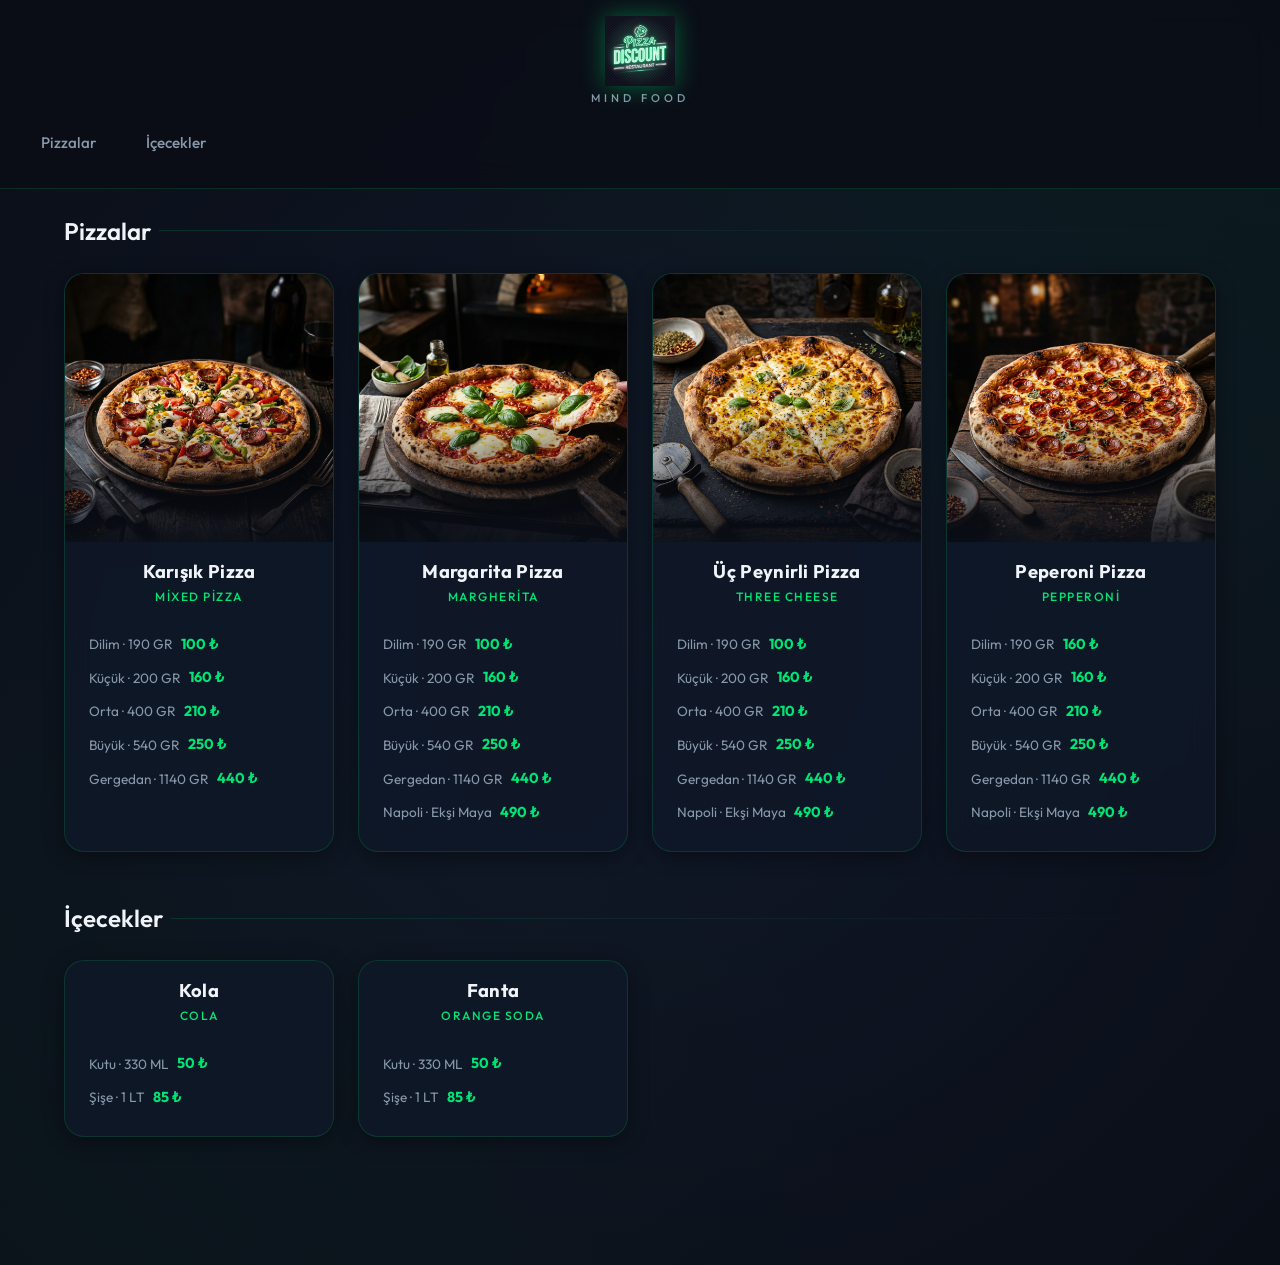
<file: QR Menu/index.html>
<!DOCTYPE html>
<html lang="tr">
<head>
    <meta charset="UTF-8">
    <meta name="viewport" content="width=device-width, initial-scale=1.0, maximum-scale=1.0, user-scalable=no">
    <title>Discount Pizza - QR Menü</title>
    <meta name="description" content="Discount Pizza dijital QR menüsü. Mind Food.">
    <link rel="stylesheet" href="styles.css">
</head>
<body>
    <header>
        <div class="brand">
            <img src="assets/logo.png" alt="Discount Pizza" class="brand-logo">
            <span class="brand-tagline">MIND FOOD</span>
        </div>
        <nav class="category-nav">
            <a href="#pizzalar" class="category-link active">Pizzalar</a>
            <a href="#icecekler" class="category-link">İçecekler</a>
        </nav>
    </header>

    <main>
        <!-- Pizzalar -->
        <section id="pizzalar" class="menu-section">
            <h2 class="section-title">Pizzalar</h2>
            <div class="menu-grid">

                <div class="menu-card">
                    <div class="menu-image-wrap">
                        <img src="assets/karisik_pizza.png" alt="Karışık Pizza" class="menu-image">
                    </div>
                    <div class="menu-details">
                        <h3 class="menu-title">Karışık Pizza</h3>
                        <span class="menu-subtitle">Mixed Pizza</span>
                    </div>
                    <div class="menu-variants">
                        <div class="menu-variant">
                            <span class="variant-name">Dilim · 190 GR</span>
                            <span class="variant-price">100 ₺</span>
                        </div>
                        <div class="menu-variant">
                            <span class="variant-name">Küçük · 200 GR</span>
                            <span class="variant-price">160 ₺</span>
                        </div>
                        <div class="menu-variant">
                            <span class="variant-name">Orta · 400 GR</span>
                            <span class="variant-price">210 ₺</span>
                        </div>
                        <div class="menu-variant">
                            <span class="variant-name">Büyük · 540 GR</span>
                            <span class="variant-price">250 ₺</span>
                        </div>
                        <div class="menu-variant">
                            <span class="variant-name">Gergedan · 1140 GR</span>
                            <span class="variant-price">440 ₺</span>
                        </div>
                    </div>
                </div>

                <div class="menu-card">
                    <div class="menu-image-wrap">
                        <img src="assets/margarita_pizza.png" alt="Margarita Pizza" class="menu-image">
                    </div>
                    <div class="menu-details">
                        <h3 class="menu-title">Margarita Pizza</h3>
                        <span class="menu-subtitle">Margherita</span>
                    </div>
                    <div class="menu-variants">
                        <div class="menu-variant">
                            <span class="variant-name">Dilim · 190 GR</span>
                            <span class="variant-price">100 ₺</span>
                        </div>
                        <div class="menu-variant">
                            <span class="variant-name">Küçük · 200 GR</span>
                            <span class="variant-price">160 ₺</span>
                        </div>
                        <div class="menu-variant">
                            <span class="variant-name">Orta · 400 GR</span>
                            <span class="variant-price">210 ₺</span>
                        </div>
                        <div class="menu-variant">
                            <span class="variant-name">Büyük · 540 GR</span>
                            <span class="variant-price">250 ₺</span>
                        </div>
                        <div class="menu-variant">
                            <span class="variant-name">Gergedan · 1140 GR</span>
                            <span class="variant-price">440 ₺</span>
                        </div>
                        <div class="menu-variant">
                            <span class="variant-name">Napoli · Ekşi Maya</span>
                            <span class="variant-price">490 ₺</span>
                        </div>
                    </div>
                </div>

                <div class="menu-card">
                    <div class="menu-image-wrap">
                        <img src="assets/uc_peynirli_pizza.png" alt="Üç Peynirli Pizza" class="menu-image">
                    </div>
                    <div class="menu-details">
                        <h3 class="menu-title">Üç Peynirli Pizza</h3>
                        <span class="menu-subtitle">Three Cheese</span>
                    </div>
                    <div class="menu-variants">
                        <div class="menu-variant">
                            <span class="variant-name">Dilim · 190 GR</span>
                            <span class="variant-price">100 ₺</span>
                        </div>
                        <div class="menu-variant">
                            <span class="variant-name">Küçük · 200 GR</span>
                            <span class="variant-price">160 ₺</span>
                        </div>
                        <div class="menu-variant">
                            <span class="variant-name">Orta · 400 GR</span>
                            <span class="variant-price">210 ₺</span>
                        </div>
                        <div class="menu-variant">
                            <span class="variant-name">Büyük · 540 GR</span>
                            <span class="variant-price">250 ₺</span>
                        </div>
                        <div class="menu-variant">
                            <span class="variant-name">Gergedan · 1140 GR</span>
                            <span class="variant-price">440 ₺</span>
                        </div>
                        <div class="menu-variant">
                            <span class="variant-name">Napoli · Ekşi Maya</span>
                            <span class="variant-price">490 ₺</span>
                        </div>
                    </div>
                </div>

                <div class="menu-card">
                    <div class="menu-image-wrap">
                        <img src="assets/peperoni_pizza.png" alt="Peperoni Pizza" class="menu-image">
                    </div>
                    <div class="menu-details">
                        <h3 class="menu-title">Peperoni Pizza</h3>
                        <span class="menu-subtitle">Pepperoni</span>
                    </div>
                    <div class="menu-variants">
                        <div class="menu-variant">
                            <span class="variant-name">Dilim · 190 GR</span>
                            <span class="variant-price">160 ₺</span>
                        </div>
                        <div class="menu-variant">
                            <span class="variant-name">Küçük · 200 GR</span>
                            <span class="variant-price">160 ₺</span>
                        </div>
                        <div class="menu-variant">
                            <span class="variant-name">Orta · 400 GR</span>
                            <span class="variant-price">210 ₺</span>
                        </div>
                        <div class="menu-variant">
                            <span class="variant-name">Büyük · 540 GR</span>
                            <span class="variant-price">250 ₺</span>
                        </div>
                        <div class="menu-variant">
                            <span class="variant-name">Gergedan · 1140 GR</span>
                            <span class="variant-price">440 ₺</span>
                        </div>
                        <div class="menu-variant">
                            <span class="variant-name">Napoli · Ekşi Maya</span>
                            <span class="variant-price">490 ₺</span>
                        </div>
                    </div>
                </div>

            </div>
        </section>

        <!-- İçecekler -->
        <section id="icecekler" class="menu-section">
            <h2 class="section-title">İçecekler</h2>
            <div class="menu-grid">
                
                <div class="menu-card">
                    <div class="menu-details">
                        <h3 class="menu-title">Kola</h3>
                        <span class="menu-subtitle">Cola</span>
                    </div>
                    <div class="menu-variants">
                        <div class="menu-variant">
                            <span class="variant-name">Kutu · 330 ML</span>
                            <span class="variant-price">50 ₺</span>
                        </div>
                        <div class="menu-variant">
                            <span class="variant-name">Şişe · 1 LT</span>
                            <span class="variant-price">85 ₺</span>
                        </div>
                    </div>
                </div>

                <div class="menu-card">
                    <div class="menu-details">
                        <h3 class="menu-title">Fanta</h3>
                        <span class="menu-subtitle">Orange Soda</span>
                    </div>
                    <div class="menu-variants">
                        <div class="menu-variant">
                            <span class="variant-name">Kutu · 330 ML</span>
                            <span class="variant-price">50 ₺</span>
                        </div>
                        <div class="menu-variant">
                            <span class="variant-name">Şişe · 1 LT</span>
                            <span class="variant-price">85 ₺</span>
                        </div>
                    </div>
                </div>


            </div>
        </section>
    </main>

    <script src="script.js"></script>
</body>
</html>
</file>
<file: QR Menu/styles.css>
@import url('https://fonts.googleapis.com/css2?family=Outfit:wght@300;400;500;600;700&display=swap');

:root {
  --bg-color: #0a0e17;
  --surface-color: rgba(16, 24, 40, 0.8);
  --surface-border: rgba(0, 230, 118, 0.15);
  --primary: #00e676; /* Neon green accent */
  --primary-glow: rgba(0, 230, 118, 0.4);
  --text-main: #f0f4f8;
  --text-muted: #8899aa;
  --glass-blur: blur(14px);
}

* {
  margin: 0;
  padding: 0;
  box-sizing: border-box;
}

body {
  font-family: 'Outfit', sans-serif;
  background-color: var(--bg-color);
  background-image:
    radial-gradient(ellipse at top right, rgba(0, 230, 118, 0.06) 0%, transparent 50%),
    radial-gradient(ellipse at bottom left, rgba(0, 230, 118, 0.03) 0%, transparent 50%),
    radial-gradient(circle at center, #101828 0%, #0a0e17 100%);
  color: var(--text-main);
  line-height: 1.5;
  -webkit-font-smoothing: antialiased;
  min-height: 100vh;
}

/* Header & Nav */
header {
  position: sticky;
  top: 0;
  z-index: 100;
  background: rgba(10, 14, 23, 0.9);
  backdrop-filter: var(--glass-blur);
  -webkit-backdrop-filter: var(--glass-blur);
  border-bottom: 1px solid var(--surface-border);
  padding: 1rem 0;
}

.brand {
  text-align: center;
  margin-bottom: 1rem;
  display: flex;
  flex-direction: column;
  align-items: center;
  gap: 0.25rem;
}

.brand-logo {
  height: 70px;
  width: auto;
  object-fit: contain;
  filter: drop-shadow(0 0 12px var(--primary-glow));
  transition: filter 0.3s ease;
}

.brand-logo:hover {
  filter: drop-shadow(0 0 20px var(--primary-glow)) drop-shadow(0 0 40px rgba(0, 230, 118, 0.2));
}

.brand-tagline {
  font-size: 0.7rem;
  font-weight: 500;
  letter-spacing: 4px;
  color: var(--text-muted);
  text-transform: uppercase;
}

.category-nav {
  display: flex;
  overflow-x: auto;
  gap: 1rem;
  padding: 0 1.5rem 0.5rem;
  scrollbar-width: none; /* Firefox */
}

.category-nav::-webkit-scrollbar {
  display: none; /* Safari and Chrome */
}

.category-link {
  color: var(--text-muted);
  text-decoration: none;
  font-size: 0.95rem;
  font-weight: 500;
  white-space: nowrap;
  padding: 0.5rem 1rem;
  border-radius: 99px;
  transition: all 0.3s ease;
  border: 1px solid transparent;
}

.category-link:hover {
  color: var(--primary);
}

.category-link.active {
  color: var(--primary);
  background: rgba(0, 230, 118, 0.1);
  border-color: rgba(0, 230, 118, 0.3);
  box-shadow: 0 0 8px rgba(0, 230, 118, 0.1);
}

/* Main Content */
main {
  padding: 1.5rem;
  padding-bottom: 5rem;
}

.menu-section {
  margin-bottom: 3rem;
  scroll-margin-top: 160px; /* Offset for sticky header */
}

.section-title {
  font-size: 1.5rem;
  font-weight: 600;
  margin-bottom: 1.5rem;
  display: flex;
  align-items: center;
  gap: 0.5rem;
}

.section-title::after {
  content: '';
  flex-grow: 1;
  height: 1px;
  background: linear-gradient(to right, var(--surface-border), transparent);
}

.menu-grid {
  display: grid;
  grid-template-columns: 1fr;
  gap: 1.25rem;
}

/* Cards - Vertical Layout */
.menu-card {
  display: flex;
  flex-direction: column;
  background: var(--surface-color);
  border: 1px solid var(--surface-border);
  box-shadow: 0 4px 20px rgba(0, 0, 0, 0.4);
  border-radius: 20px;
  overflow: hidden;
  backdrop-filter: var(--glass-blur);
  -webkit-backdrop-filter: var(--glass-blur);
  transition: transform 0.3s ease, box-shadow 0.3s ease;
  opacity: 0;
  transform: translateY(20px);
  animation: fadeUp 0.6s ease forwards;
}

.menu-card:hover {
  transform: translateY(-4px);
  box-shadow: 0 8px 30px rgba(0, 0, 0, 0.5), 0 0 15px rgba(0, 230, 118, 0.08);
}

.menu-card:active {
  transform: scale(0.98);
}

/* Card Image */
.menu-image-wrap {
  position: relative;
  width: 100%;
  aspect-ratio: 1 / 1;
  overflow: hidden;
  background: #111827;
}

.menu-image {
  width: 100%;
  height: 100%;
  object-fit: cover;
  transition: transform 0.4s ease;
}

.menu-card:hover .menu-image {
  transform: scale(1.05);
}

.menu-image-wrap::after {
  content: '';
  position: absolute;
  bottom: 0;
  left: 0;
  right: 0;
  height: 50%;
  background: linear-gradient(to top, rgba(10, 14, 23, 0.9) 0%, transparent 100%);
  pointer-events: none;
}

/* Card Body */
.menu-details {
  padding: 1rem 1rem 0.75rem;
  display: flex;
  flex-direction: column;
  align-items: center;
}

.menu-title {
  font-size: 1.05rem;
  font-weight: 700;
  text-align: center;
  margin-bottom: 0.15rem;
  letter-spacing: 0.3px;
}

.menu-subtitle {
  font-size: 0.75rem;
  color: var(--primary);
  text-transform: uppercase;
  letter-spacing: 1.5px;
  font-weight: 500;
  margin-bottom: 0.75rem;
}

.menu-price {
  font-size: 1.1rem;
  font-weight: 700;
  color: var(--primary);
  margin-top: auto;
}

/* Fiyat Tablosu */
.menu-variants {
  width: 100%;
  display: flex;
  flex-direction: column;
  gap: 0.25rem;
  padding: 0 1.5rem 1.5rem 1.5rem;
}

.menu-variant {
  display: flex;
  justify-content: flex-start;
  align-items: center;
  font-size: 0.85rem;
  padding: 0.25rem 0;
  gap: 0.5rem;
}

.variant-name {
  color: var(--text-muted);
  font-weight: 400;
}

.variant-price {
  font-weight: 700;
  color: var(--primary);
  font-size: 0.9rem;
}

/* Animations */
@keyframes fadeUp {
  to {
    opacity: 1;
    transform: translateY(0);
  }
}

/* Staggered animation delays */
.menu-card:nth-child(1) { animation-delay: 0.1s; }
.menu-card:nth-child(2) { animation-delay: 0.2s; }
.menu-card:nth-child(3) { animation-delay: 0.3s; }
.menu-card:nth-child(4) { animation-delay: 0.4s; }

/* Responsive (Tablets & Desktop) */
@media (min-width: 768px) {
  .menu-grid {
    grid-template-columns: repeat(2, 1fr);
    gap: 1.5rem;
  }
  .menu-title {
    font-size: 1.15rem;
  }
}
@media (min-width: 1024px) {
  main {
    max-width: 1200px;
    margin: 0 auto;
  }
  .menu-grid {
    grid-template-columns: repeat(4, 1fr);
    gap: 1.5rem;
  }
}
</file>
